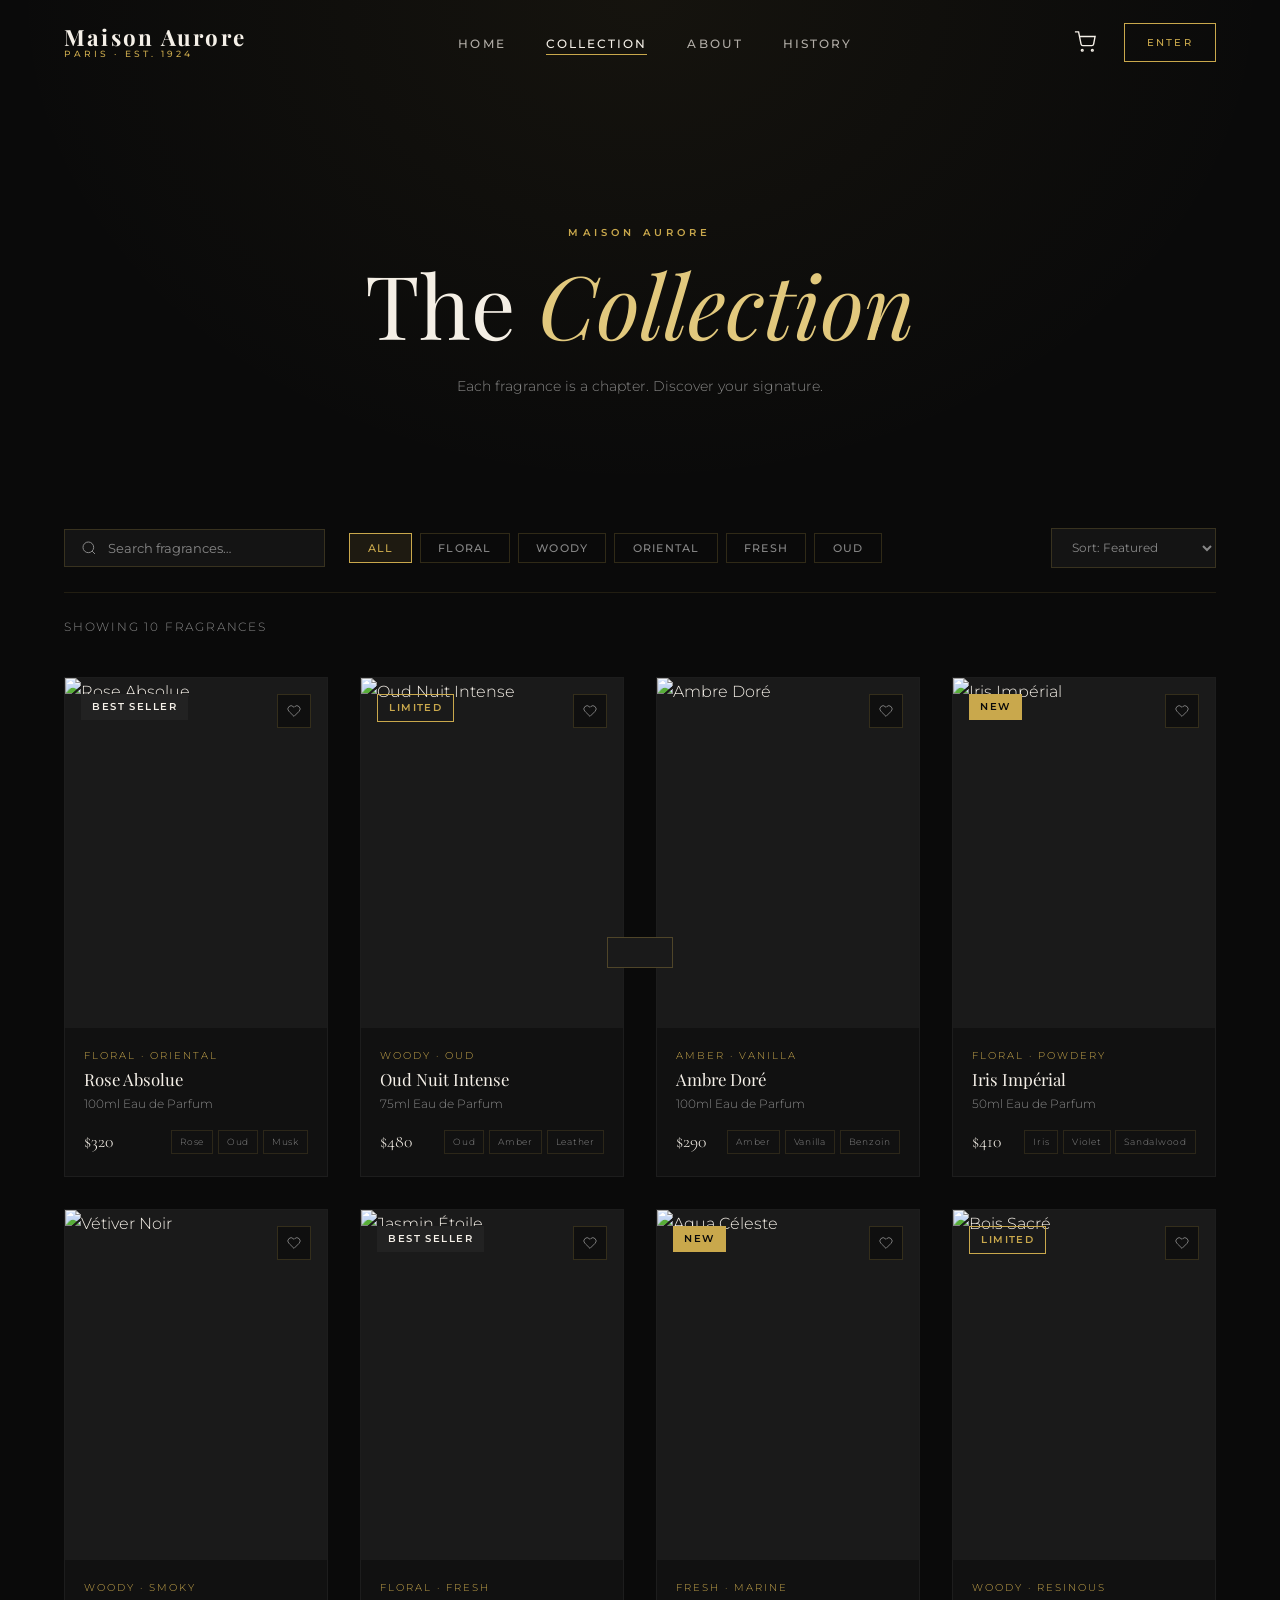
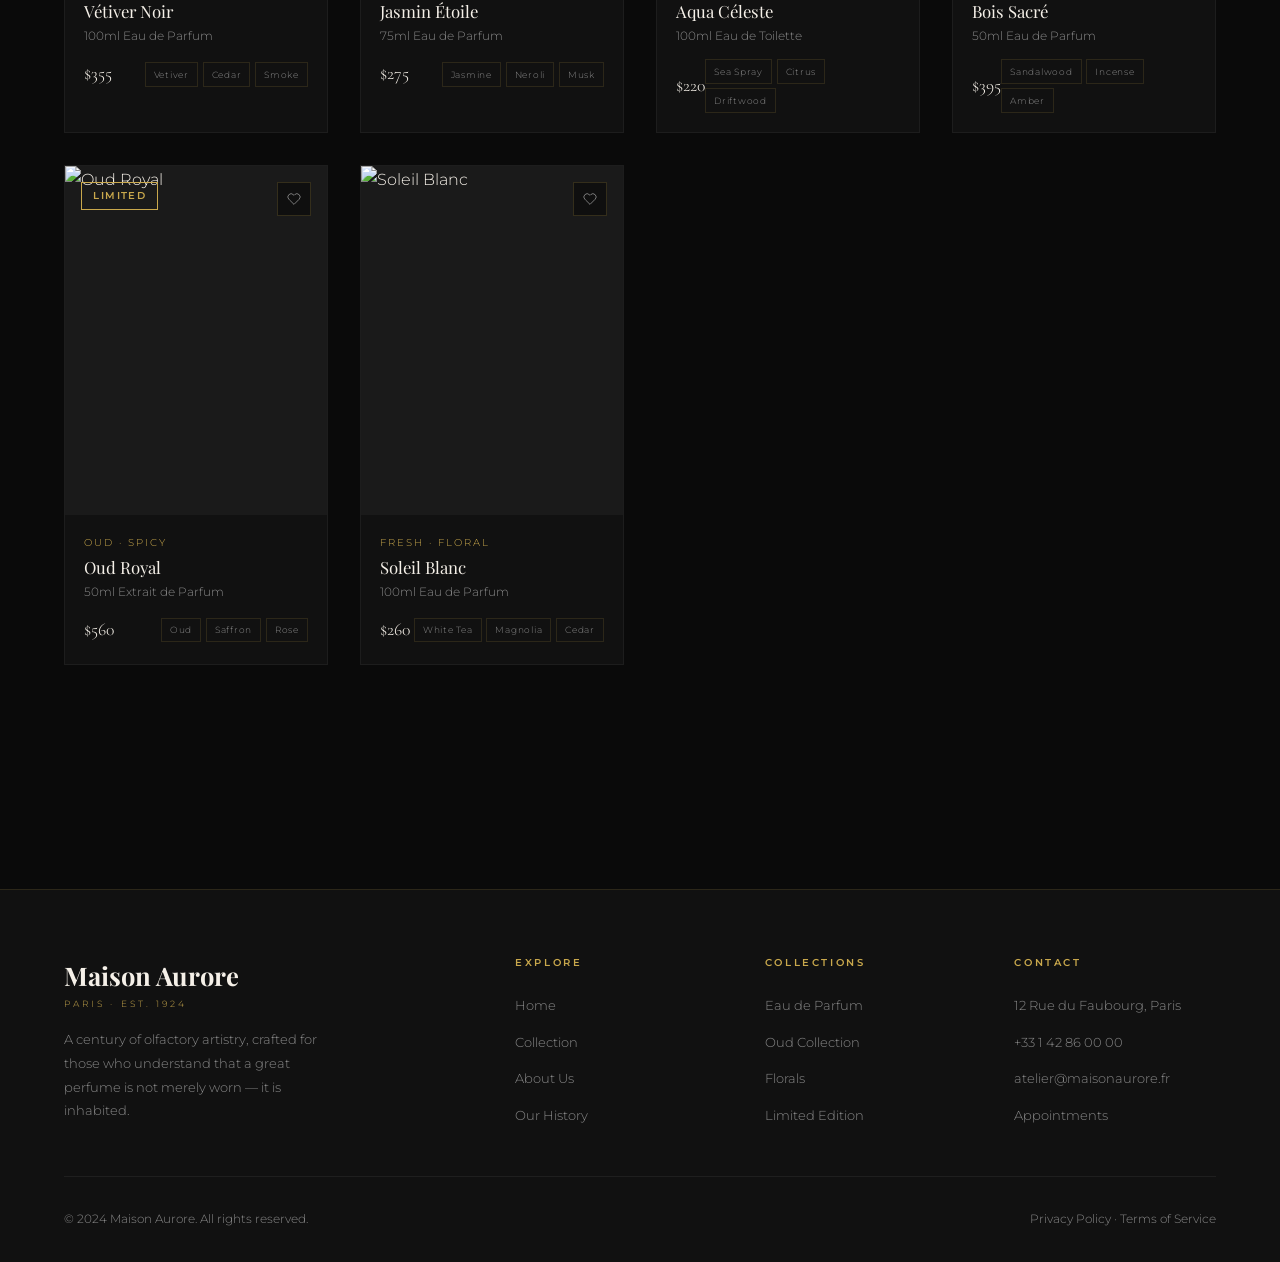
<file: products.html>
<!DOCTYPE html>
<html lang="en">

<head>
  <meta charset="UTF-8">
  <meta name="viewport" content="width=device-width, initial-scale=1.0">
  <title>Collection — Maison Aurore</title>
  <link rel="stylesheet" href="css/style.css">
  <link rel="stylesheet" href="css/products.css">
</head>

<body>

  <!-- Components (Nav + Cart) injected by components.js -->

  <!-- ═══ PAGE HERO ═══ -->
  <div class="page-hero">
    <div class="container">
      <p class="page-hero-label">Maison Aurore</p>
      <h1 class="page-hero-title">The <em>Collection</em></h1>
      <p class="page-hero-sub">Each fragrance is a chapter. Discover your signature.</p>
    </div>
  </div>

  <!-- ═══ FILTERS + SEARCH ═══ -->
  <section class="products-section">
    <div class="container">

      <!-- Filter Bar -->
      <div class="filter-bar reveal">
        <div class="filter-search">
          <svg width="16" height="16" viewBox="0 0 24 24" fill="none" stroke="currentColor" stroke-width="1.5">
            <circle cx="11" cy="11" r="8" />
            <path d="m21 21-4.35-4.35" />
          </svg>
          <input type="text" id="searchInput" placeholder="Search fragrances…" oninput="filterProducts()">
        </div>
        <div class="filter-pills" id="filterPills">
          <button class="pill active" data-filter="all" onclick="setFilter('all', this)">All</button>
          <button class="pill" data-filter="floral" onclick="setFilter('floral', this)">Floral</button>
          <button class="pill" data-filter="woody" onclick="setFilter('woody', this)">Woody</button>
          <button class="pill" data-filter="oriental" onclick="setFilter('oriental', this)">Oriental</button>
          <button class="pill" data-filter="fresh" onclick="setFilter('fresh', this)">Fresh</button>
          <button class="pill" data-filter="oud" onclick="setFilter('oud', this)">Oud</button>
        </div>
        <div class="filter-sort">
          <select id="sortSelect" onchange="filterProducts()">
            <option value="default">Sort: Featured</option>
            <option value="price-asc">Price: Low to High</option>
            <option value="price-desc">Price: High to Low</option>
            <option value="name">Name A–Z</option>
          </select>
        </div>
      </div>

      <!-- Results count -->
      <div class="results-bar reveal">
        <span id="resultsCount" class="results-count">Showing 8 fragrances</span>
      </div>

      <!-- Product Grid -->
      <div class="products-grid" id="productsGrid">
        <!-- Populated by JS -->
      </div>

      <!-- No Results -->
      <div class="no-results" id="noResults" style="display:none;">
        <p>No fragrances match your search.</p>
        <button class="btn-ghost" onclick="resetFilters()" style="margin-top:1rem;">Clear Filters</button>
      </div>

    </div>
  </section>

  <!-- Scripts -->
  <script src="js/components.js"></script>
  <script src="js/main.js"></script>
  <script src="js/products.js"></script>
</body>

</html>
</file>
<file: css/style.css>
/* ============================================================
   MAISON AURORE — Luxury Perfume House
   Global Stylesheet
   Color Palette: Obsidian (#0a0a0a), Gold (#c9a84c), Ivory (#f5f0e8)
   ============================================================ */

/* --- Google Fonts Import --- */
@import url('https://fonts.googleapis.com/css2?family=Cormorant+Garamond:ital,wght@0,300;0,400;0,600;1,300;1,400&family=Montserrat:wght@300;400;500;600&family=Playfair+Display:ital,wght@0,400;0,700;1,400&display=swap');

/* --- CSS Custom Properties (Design Tokens) --- */
:root {
  --gold:        #c9a84c;
  --gold-light:  #e2c97e;
  --gold-dark:   #9a7a2e;
  --obsidian:    #0a0a0a;
  --deep:        #111111;
  --surface:     #1a1a1a;
  --surface-2:   #222222;
  --ivory:       #f5f0e8;
  --ivory-dark:  #e8e1d4;
  --muted:       #888888;
  --white:       #ffffff;

  --font-display: 'Playfair Display', serif;
  --font-serif:   'Cormorant Garamond', serif;
  --font-sans:    'Montserrat', sans-serif;

  --transition:   0.35s cubic-bezier(0.4, 0, 0.2, 1);
  --transition-slow: 0.65s cubic-bezier(0.4, 0, 0.2, 1);
  --radius:       2px;
  --shadow-gold:  0 0 30px rgba(201, 168, 76, 0.15);
  --shadow-deep:  0 20px 60px rgba(0,0,0,0.6);
}

/* --- Reset & Base --- */
*, *::before, *::after { box-sizing: border-box; margin: 0; padding: 0; }

html { scroll-behavior: smooth; font-size: 16px; }

body {
  background-color: var(--obsidian);
  color: var(--ivory);
  font-family: var(--font-sans);
  font-weight: 300;
  line-height: 1.7;
  overflow-x: hidden;
}

a { color: inherit; text-decoration: none; transition: color var(--transition); }
img { display: block; max-width: 100%; }
ul { list-style: none; }
button { cursor: pointer; font-family: var(--font-sans); border: none; background: none; }
input, textarea { font-family: var(--font-sans); }

/* --- Utility Classes --- */
.container {
  width: 90%;
  max-width: 1280px;
  margin: 0 auto;
}

.section-label {
  font-family: var(--font-sans);
  font-size: 0.68rem;
  font-weight: 600;
  letter-spacing: 0.3em;
  text-transform: uppercase;
  color: var(--gold);
  display: block;
  margin-bottom: 1rem;
}

.section-title {
  font-family: var(--font-display);
  font-size: clamp(2rem, 4vw, 3.2rem);
  font-weight: 400;
  line-height: 1.15;
  color: var(--ivory);
}

.section-title em {
  font-style: italic;
  color: var(--gold-light);
}

.gold-divider {
  width: 60px;
  height: 1px;
  background: linear-gradient(90deg, var(--gold), transparent);
  margin: 1.5rem 0 2rem;
}

/* --- Gold Button --- */
.btn-gold {
  display: inline-flex;
  align-items: center;
  gap: 0.6rem;
  padding: 0.85rem 2.2rem;
  background: transparent;
  border: 1px solid var(--gold);
  color: var(--gold);
  font-family: var(--font-sans);
  font-size: 0.72rem;
  font-weight: 500;
  letter-spacing: 0.2em;
  text-transform: uppercase;
  transition: var(--transition);
  position: relative;
  overflow: hidden;
}

.btn-gold::before {
  content: '';
  position: absolute;
  inset: 0;
  background: var(--gold);
  transform: translateX(-101%);
  transition: transform var(--transition);
  z-index: 0;
}

.btn-gold:hover::before { transform: translateX(0); }
.btn-gold:hover { color: var(--obsidian); }
.btn-gold span, .btn-gold svg { position: relative; z-index: 1; }

/* --- Ghost Button --- */
.btn-ghost {
  display: inline-flex;
  align-items: center;
  gap: 0.6rem;
  padding: 0.85rem 2.2rem;
  background: transparent;
  border: 1px solid rgba(245,240,232,0.3);
  color: var(--ivory);
  font-family: var(--font-sans);
  font-size: 0.72rem;
  font-weight: 500;
  letter-spacing: 0.2em;
  text-transform: uppercase;
  transition: var(--transition);
}

.btn-ghost:hover {
  border-color: var(--ivory);
  background: rgba(245,240,232,0.05);
}

/* ============================================================
   NAVIGATION
   ============================================================ */
.nav {
  position: fixed;
  top: 0;
  left: 0;
  right: 0;
  z-index: 1000;
  padding: 1.4rem 0;
  transition: background var(--transition), padding var(--transition);
}

.nav.scrolled {
  background: rgba(10,10,10,0.96);
  backdrop-filter: blur(12px);
  padding: 0.9rem 0;
  border-bottom: 1px solid rgba(201,168,76,0.15);
}

.nav-inner {
  display: flex;
  align-items: center;
  justify-content: space-between;
}

/* Logo */
.nav-logo {
  display: flex;
  flex-direction: column;
  line-height: 1;
}

.nav-logo .logo-main {
  font-family: var(--font-display);
  font-size: 1.4rem;
  font-weight: 700;
  color: var(--ivory);
  letter-spacing: 0.1em;
}

.nav-logo .logo-sub {
  font-family: var(--font-sans);
  font-size: 0.55rem;
  font-weight: 500;
  letter-spacing: 0.35em;
  color: var(--gold);
  text-transform: uppercase;
  margin-top: 2px;
}

/* Nav Links */
.nav-links {
  display: flex;
  align-items: center;
  gap: 2.5rem;
}

.nav-links a {
  font-size: 0.72rem;
  font-weight: 500;
  letter-spacing: 0.18em;
  text-transform: uppercase;
  color: rgba(245,240,232,0.7);
  transition: color var(--transition);
  position: relative;
}

.nav-links a::after {
  content: '';
  position: absolute;
  bottom: -4px;
  left: 0;
  width: 0;
  height: 1px;
  background: var(--gold);
  transition: width var(--transition);
}

.nav-links a:hover,
.nav-links a.active { color: var(--ivory); }
.nav-links a:hover::after,
.nav-links a.active::after { width: 100%; }

/* Nav Actions */
.nav-actions {
  display: flex;
  align-items: center;
  gap: 1.2rem;
}

.nav-cart-btn {
  position: relative;
  width: 40px;
  height: 40px;
  display: flex;
  align-items: center;
  justify-content: center;
  color: var(--ivory);
  transition: color var(--transition);
}

.nav-cart-btn:hover { color: var(--gold); }

.cart-badge {
  position: absolute;
  top: 4px;
  right: 4px;
  width: 16px;
  height: 16px;
  background: var(--gold);
  color: var(--obsidian);
  font-size: 0.6rem;
  font-weight: 700;
  border-radius: 50%;
  display: flex;
  align-items: center;
  justify-content: center;
  display: none;
}

.cart-badge.visible { display: flex; }

/* Hamburger */
.nav-hamburger {
  display: none;
  flex-direction: column;
  gap: 5px;
  width: 28px;
  cursor: pointer;
  padding: 4px;
}

.nav-hamburger span {
  display: block;
  height: 1px;
  background: var(--ivory);
  transition: var(--transition);
  transform-origin: center;
}

.nav-hamburger.open span:nth-child(1) { transform: translateY(6px) rotate(45deg); }
.nav-hamburger.open span:nth-child(2) { opacity: 0; transform: scaleX(0); }
.nav-hamburger.open span:nth-child(3) { transform: translateY(-6px) rotate(-45deg); }

/* Mobile Menu */
.nav-mobile {
  display: none;
  flex-direction: column;
  gap: 0;
  background: rgba(10,10,10,0.98);
  position: fixed;
  top: 0;
  left: 0;
  right: 0;
  bottom: 0;
  z-index: 999;
  align-items: center;
  justify-content: center;
  opacity: 0;
  pointer-events: none;
  transition: opacity var(--transition);
}

.nav-mobile.open {
  opacity: 1;
  pointer-events: all;
}

.nav-mobile a {
  font-family: var(--font-display);
  font-size: 2.4rem;
  color: var(--ivory);
  padding: 0.6rem 0;
  transition: color var(--transition);
}

.nav-mobile a:hover { color: var(--gold); }

.nav-mobile-close {
  position: absolute;
  top: 1.8rem;
  right: 1.8rem;
  font-size: 1.5rem;
  color: var(--ivory);
  cursor: pointer;
}

/* ============================================================
   CART SIDEBAR
   ============================================================ */
.cart-overlay {
  position: fixed;
  inset: 0;
  background: rgba(0,0,0,0.6);
  z-index: 1100;
  opacity: 0;
  pointer-events: none;
  transition: opacity var(--transition);
}

.cart-overlay.open { opacity: 1; pointer-events: all; }

.cart-sidebar {
  position: fixed;
  top: 0;
  right: 0;
  bottom: 0;
  width: 380px;
  max-width: 100vw;
  background: var(--deep);
  border-left: 1px solid rgba(201,168,76,0.2);
  z-index: 1101;
  transform: translateX(100%);
  transition: transform var(--transition-slow);
  display: flex;
  flex-direction: column;
}

.cart-sidebar.open { transform: translateX(0); }

.cart-header {
  padding: 2rem 1.8rem 1.2rem;
  border-bottom: 1px solid rgba(201,168,76,0.15);
  display: flex;
  align-items: center;
  justify-content: space-between;
}

.cart-header h3 {
  font-family: var(--font-display);
  font-size: 1.4rem;
  font-weight: 400;
}

.cart-close {
  width: 36px;
  height: 36px;
  display: flex;
  align-items: center;
  justify-content: center;
  color: var(--muted);
  font-size: 1.2rem;
  cursor: pointer;
  transition: color var(--transition);
}

.cart-close:hover { color: var(--ivory); }

.cart-items {
  flex: 1;
  overflow-y: auto;
  padding: 1.4rem 1.8rem;
}

.cart-empty {
  text-align: center;
  padding: 3rem 0;
  color: var(--muted);
  font-size: 0.85rem;
}

.cart-empty svg { margin: 0 auto 1rem; opacity: 0.3; }

.cart-item {
  display: flex;
  gap: 1rem;
  padding: 1rem 0;
  border-bottom: 1px solid rgba(255,255,255,0.06);
  animation: slideIn 0.3s ease;
}

@keyframes slideIn {
  from { opacity: 0; transform: translateX(20px); }
  to { opacity: 1; transform: translateX(0); }
}

.cart-item-img {
  width: 70px;
  height: 80px;
  object-fit: cover;
  flex-shrink: 0;
  background: var(--surface);
}

.cart-item-info { flex: 1; }

.cart-item-name {
  font-family: var(--font-serif);
  font-size: 0.95rem;
  color: var(--ivory);
  margin-bottom: 0.25rem;
}

.cart-item-price {
  font-size: 0.8rem;
  color: var(--gold);
  margin-bottom: 0.5rem;
}

.cart-item-qty {
  display: flex;
  align-items: center;
  gap: 0.5rem;
}

.qty-btn {
  width: 24px;
  height: 24px;
  border: 1px solid rgba(201,168,76,0.4);
  color: var(--gold);
  font-size: 0.9rem;
  display: flex;
  align-items: center;
  justify-content: center;
  transition: var(--transition);
  cursor: pointer;
  background: none;
}

.qty-btn:hover { background: var(--gold); color: var(--obsidian); }
.qty-num { font-size: 0.85rem; min-width: 20px; text-align: center; }

.cart-item-remove {
  color: var(--muted);
  font-size: 0.75rem;
  cursor: pointer;
  margin-top: 0.4rem;
  transition: color var(--transition);
  background: none;
  border: none;
  font-family: var(--font-sans);
}

.cart-item-remove:hover { color: #e05; }

.cart-footer {
  padding: 1.4rem 1.8rem 2rem;
  border-top: 1px solid rgba(201,168,76,0.15);
}

.cart-total {
  display: flex;
  justify-content: space-between;
  align-items: center;
  margin-bottom: 1.2rem;
}

.cart-total span:first-child {
  font-size: 0.75rem;
  letter-spacing: 0.15em;
  text-transform: uppercase;
  color: var(--muted);
}

.cart-total-price {
  font-family: var(--font-serif);
  font-size: 1.3rem;
  color: var(--gold);
}

.btn-checkout {
  width: 100%;
  padding: 1rem;
  background: var(--gold);
  color: var(--obsidian);
  font-family: var(--font-sans);
  font-size: 0.72rem;
  font-weight: 600;
  letter-spacing: 0.2em;
  text-transform: uppercase;
  border: none;
  cursor: pointer;
  transition: background var(--transition);
}

.btn-checkout:hover { background: var(--gold-light); }

/* ============================================================
   FOOTER
   ============================================================ */
footer {
  background: var(--deep);
  border-top: 1px solid rgba(201,168,76,0.15);
  padding: 4rem 0 2rem;
  margin-top: 6rem;
}

.footer-grid {
  display: grid;
  grid-template-columns: 2fr 1fr 1fr 1fr;
  gap: 3rem;
  margin-bottom: 3rem;
}

.footer-brand .logo-main {
  font-family: var(--font-display);
  font-size: 1.6rem;
  font-weight: 700;
  color: var(--ivory);
}

.footer-brand .logo-sub {
  font-size: 0.55rem;
  letter-spacing: 0.35em;
  color: var(--gold);
  text-transform: uppercase;
  display: block;
  margin-bottom: 1rem;
}

.footer-brand p {
  font-size: 0.82rem;
  color: var(--muted);
  line-height: 1.8;
  max-width: 260px;
}

.footer-col h4 {
  font-family: var(--font-sans);
  font-size: 0.65rem;
  font-weight: 600;
  letter-spacing: 0.25em;
  text-transform: uppercase;
  color: var(--gold);
  margin-bottom: 1.2rem;
}

.footer-col ul { display: flex; flex-direction: column; gap: 0.6rem; }

.footer-col ul a {
  font-size: 0.82rem;
  color: var(--muted);
  transition: color var(--transition);
}

.footer-col ul a:hover { color: var(--ivory); }

.footer-bottom {
  border-top: 1px solid rgba(255,255,255,0.06);
  padding-top: 2rem;
  display: flex;
  align-items: center;
  justify-content: space-between;
}

.footer-bottom p {
  font-size: 0.75rem;
  color: var(--muted);
}

/* ============================================================
   PAGE HERO (reusable inner-page hero)
   ============================================================ */
.page-hero {
  padding: 14rem 0 6rem;
  text-align: center;
  position: relative;
  overflow: hidden;
}

.page-hero::before {
  content: '';
  position: absolute;
  inset: 0;
  background: radial-gradient(ellipse at center top, rgba(201,168,76,0.06) 0%, transparent 70%);
  pointer-events: none;
}

.page-hero-label {
  font-size: 0.65rem;
  font-weight: 600;
  letter-spacing: 0.4em;
  text-transform: uppercase;
  color: var(--gold);
  margin-bottom: 1rem;
}

.page-hero-title {
  font-family: var(--font-display);
  font-size: clamp(3rem, 7vw, 5.5rem);
  font-weight: 400;
  line-height: 1.05;
  color: var(--ivory);
}

.page-hero-title em { font-style: italic; color: var(--gold-light); }

.page-hero-sub {
  max-width: 500px;
  margin: 1.5rem auto 0;
  font-size: 0.9rem;
  color: var(--muted);
  line-height: 1.8;
}

/* ============================================================
   TOAST NOTIFICATION
   ============================================================ */
.toast {
  position: fixed;
  bottom: 2rem;
  left: 50%;
  transform: translateX(-50%) translateY(100px);
  background: var(--surface);
  border: 1px solid rgba(201,168,76,0.3);
  color: var(--ivory);
  padding: 0.9rem 2rem;
  font-size: 0.8rem;
  letter-spacing: 0.05em;
  z-index: 2000;
  transition: transform var(--transition);
  white-space: nowrap;
}

.toast.show { transform: translateX(-50%) translateY(0); }
.toast .toast-gold { color: var(--gold); font-weight: 500; }

/* ============================================================
   SCROLL ANIMATIONS
   ============================================================ */
.reveal {
  opacity: 0;
  transform: translateY(30px);
  transition: opacity 0.7s ease, transform 0.7s ease;
}

.reveal.visible {
  opacity: 1;
  transform: translateY(0);
}

.reveal-left {
  opacity: 0;
  transform: translateX(-30px);
  transition: opacity 0.7s ease, transform 0.7s ease;
}

.reveal-left.visible {
  opacity: 1;
  transform: translateX(0);
}

.reveal-right {
  opacity: 0;
  transform: translateX(30px);
  transition: opacity 0.7s ease, transform 0.7s ease;
}

.reveal-right.visible {
  opacity: 1;
  transform: translateX(0);
}

/* ============================================================
   RESPONSIVE BREAKPOINTS
   ============================================================ */
@media (max-width: 1024px) {
  .footer-grid { grid-template-columns: 1fr 1fr; }
}

@media (max-width: 768px) {
  .nav-links { display: none; }
  .nav-hamburger { display: flex; }
  .nav-mobile { display: flex; }

  .footer-grid { grid-template-columns: 1fr 1fr; gap: 2rem; }
  .footer-bottom { flex-direction: column; gap: 1rem; text-align: center; }
  .cart-sidebar { width: 100vw; }
}

@media (max-width: 480px) {
  .footer-grid { grid-template-columns: 1fr; }
}
</file>
<file: css/products.css>
/* ============================================================
   MAISON AURORE — Products Page Styles
   ============================================================ */

/* ─── FILTERS ────────────────────────────────────────────────── */
.products-section {
  padding: 2rem 0 8rem;
}

.filter-bar {
  display: flex;
  align-items: center;
  gap: 1.5rem;
  margin-bottom: 1.5rem;
  flex-wrap: wrap;
  padding-bottom: 1.5rem;
  border-bottom: 1px solid rgba(201,168,76,0.12);
}

.filter-search {
  display: flex;
  align-items: center;
  gap: 0.7rem;
  background: rgba(255,255,255,0.04);
  border: 1px solid rgba(201,168,76,0.2);
  padding: 0.65rem 1rem;
  flex-shrink: 0;
}

.filter-search svg { color: var(--muted); flex-shrink: 0; }

.filter-search input {
  background: none;
  border: none;
  color: var(--ivory);
  font-size: 0.82rem;
  outline: none;
  width: 200px;
}

.filter-search input::placeholder { color: var(--muted); }

.filter-pills {
  display: flex;
  gap: 0.5rem;
  flex-wrap: wrap;
  flex: 1;
}

.pill {
  padding: 0.45rem 1.1rem;
  background: transparent;
  border: 1px solid rgba(201,168,76,0.2);
  color: var(--muted);
  font-size: 0.7rem;
  font-weight: 500;
  letter-spacing: 0.1em;
  text-transform: uppercase;
  cursor: pointer;
  transition: var(--transition);
  font-family: var(--font-sans);
}

.pill:hover { border-color: var(--gold); color: var(--ivory); }
.pill.active { border-color: var(--gold); background: rgba(201,168,76,0.1); color: var(--gold); }

.filter-sort select {
  background: rgba(255,255,255,0.04);
  border: 1px solid rgba(201,168,76,0.2);
  color: var(--muted);
  padding: 0.65rem 1rem;
  font-size: 0.75rem;
  font-family: var(--font-sans);
  outline: none;
  cursor: pointer;
}

.filter-sort select option { background: var(--deep); }

.results-bar {
  display: flex;
  align-items: center;
  margin-bottom: 2.5rem;
}

.results-count {
  font-size: 0.75rem;
  letter-spacing: 0.15em;
  color: var(--muted);
  text-transform: uppercase;
}

/* ─── PRODUCT GRID ───────────────────────────────────────────── */
.products-grid {
  display: grid;
  grid-template-columns: repeat(4, 1fr);
  gap: 2rem;
}

/* ─── PRODUCT CARD ───────────────────────────────────────────── */
.product-card {
  background: var(--deep);
  border: 1px solid rgba(255,255,255,0.05);
  transition: border-color var(--transition), transform var(--transition);
  animation: cardFade 0.5s ease both;
}

@keyframes cardFade {
  from { opacity: 0; transform: translateY(20px); }
  to   { opacity: 1; transform: translateY(0); }
}

.product-card:hover {
  border-color: rgba(201,168,76,0.25);
  transform: translateY(-4px);
}

.product-img-wrap {
  position: relative;
  overflow: hidden;
  aspect-ratio: 3/4;
  background: var(--surface);
}

.product-img-wrap img {
  width: 100%;
  height: 100%;
  object-fit: cover;
  transition: transform 0.8s cubic-bezier(0.4,0,0.2,1);
}

.product-card:hover .product-img-wrap img { transform: scale(1.06); }

/* Badge */
.product-badge {
  position: absolute;
  top: 1rem;
  left: 1rem;
  padding: 0.3rem 0.7rem;
  font-size: 0.6rem;
  font-weight: 600;
  letter-spacing: 0.15em;
  text-transform: uppercase;
}

.badge-new { background: var(--gold); color: var(--obsidian); }
.badge-limited { background: transparent; border: 1px solid var(--gold); color: var(--gold); }
.badge-bestseller { background: var(--surface-2); color: var(--ivory); }

/* Quick-add hover overlay */
.product-quick {
  position: absolute;
  bottom: 0;
  left: 0;
  right: 0;
  padding: 1rem;
  background: rgba(10,10,10,0.85);
  transform: translateY(100%);
  transition: transform var(--transition);
}

.product-card:hover .product-quick { transform: translateY(0); }

.btn-add {
  width: 100%;
  padding: 0.75rem;
  background: transparent;
  border: 1px solid var(--gold);
  color: var(--gold);
  font-family: var(--font-sans);
  font-size: 0.68rem;
  font-weight: 600;
  letter-spacing: 0.2em;
  text-transform: uppercase;
  cursor: pointer;
  transition: var(--transition);
  position: relative;
  overflow: hidden;
}

.btn-add::before {
  content: '';
  position: absolute;
  inset: 0;
  background: var(--gold);
  transform: translateX(-101%);
  transition: transform var(--transition);
}

.btn-add:hover::before { transform: translateX(0); }
.btn-add:hover { color: var(--obsidian); }
.btn-add span { position: relative; z-index: 1; }

/* Wishlist button */
.btn-wishlist {
  position: absolute;
  top: 1rem;
  right: 1rem;
  width: 34px;
  height: 34px;
  background: rgba(10,10,10,0.7);
  border: 1px solid rgba(201,168,76,0.2);
  color: var(--muted);
  display: flex;
  align-items: center;
  justify-content: center;
  cursor: pointer;
  transition: var(--transition);
}

.btn-wishlist:hover { color: var(--gold); border-color: var(--gold); }
.btn-wishlist.active { color: var(--gold); border-color: var(--gold); }

/* Product Info */
.product-info {
  padding: 1.2rem;
}

.product-family {
  font-size: 0.62rem;
  letter-spacing: 0.2em;
  text-transform: uppercase;
  color: var(--gold);
  display: block;
  margin-bottom: 0.35rem;
}

.product-name {
  font-family: var(--font-display);
  font-size: 1.05rem;
  font-weight: 400;
  color: var(--ivory);
  line-height: 1.25;
  margin-bottom: 0.3rem;
}

.product-name em { font-style: italic; }

.product-size {
  font-size: 0.72rem;
  color: var(--muted);
  margin-bottom: 0.8rem;
}

.product-footer {
  display: flex;
  align-items: center;
  justify-content: space-between;
}

.product-price {
  font-family: var(--font-serif);
  font-size: 1.1rem;
  color: var(--ivory);
}

.product-notes {
  display: flex;
  gap: 0.3rem;
  flex-wrap: wrap;
}

.note-tag {
  font-size: 0.58rem;
  padding: 0.2rem 0.5rem;
  border: 1px solid rgba(201,168,76,0.15);
  color: var(--muted);
  letter-spacing: 0.08em;
}

/* No Results */
.no-results {
  text-align: center;
  padding: 6rem 0;
  color: var(--muted);
  font-family: var(--font-serif);
  font-size: 1.1rem;
}

/* ─── RESPONSIVE ─────────────────────────────────────────────── */
@media (max-width: 1200px) {
  .products-grid { grid-template-columns: repeat(3, 1fr); }
}

@media (max-width: 900px) {
  .products-grid { grid-template-columns: repeat(2, 1fr); }
  .filter-bar { flex-direction: column; align-items: flex-start; }
  .filter-search input { width: 160px; }
}

@media (max-width: 480px) {
  .products-grid { grid-template-columns: repeat(2, 1fr); gap: 1rem; }
  .product-info { padding: 0.9rem; }
  .product-name { font-size: 0.95rem; }
}
</file>
